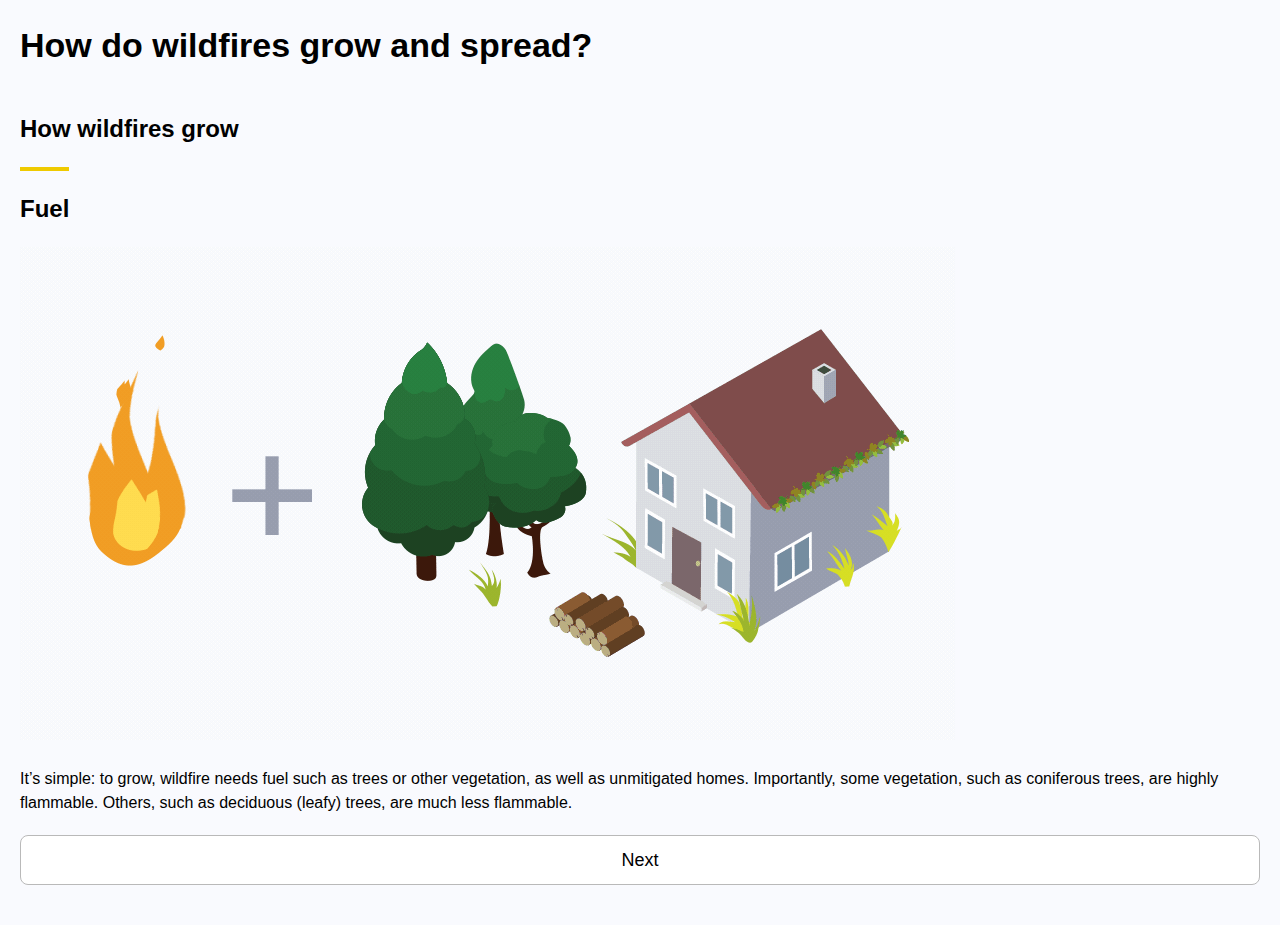
<file: tutorial.html>
<!DOCTYPE html>
<html lang="en">

<head>
  <meta charset="UTF-8">
  <meta name="viewport" content="width=device-width, initial-scale=1.0">
  <link rel="stylesheet" href="./styles/tutorial.css">
  <link rel="stylesheet" href="./styles/index.css">

  <title>Firewall</title>
</head>

<body>
  <div id="content-container">
    <div id="header">
      <h1></h1>
    </div>
    <div id="content-body">
      <div id="sub-header">
        <h2></h2>
      </div>
      <div id="secondary-sub-header">
        <h2></h2>
      </div>
      <div id="images" class="screenshots">
        <img id="image">
      </div>
      <div id="explanation">
      </div>

    </div>
    <div id="button-container">

      <button id="tutorial-button" onclick="handleTutorialButton()">Next</button>
    </div>
  </div>
  <script src="./game/tutorial.js"></script>
</body>

</html>
</file>
<file: styles/tutorial.css>
* {
  margin: 0;
  padding: 0;
}

body {
  background-color: #f9fafe;
  font-size: 16px;
  line-height: 1.5;
  min-height: 100vh;
  position: relative;
}

#content-container {
  display: flex;
  flex-direction: column;
  width: 100%;
  margin: 0 auto;
  padding: 20px;
  box-sizing: border-box;
  min-height: 100vh;
}

#header h1 {
  font-size: 34px;
  margin-bottom: 10px;
}

#sub-header h2 {
  font-size: 24px;
  margin-top: 30px;
}

#secondary-sub-header h2 {
  font-size: 24px;
  border-top: solid 4px #efca00;
  margin-top: 20px;
  padding-top: 20px;
  max-width: fit-content;
}

#explanation {
  margin-top: 20px;
}

#images img {
  max-width: 100%;
  margin-top: 20px;
}

#button-container {
  display: flex;
  flex-grow: 1;
  align-items: flex-end;
}
#tutorial-button {
  margin: 20px auto;
  width: 100%;
  height: 50px;
  border-radius: 8px;
  border: solid 1px #b9b9b9;
  background-color: #fff;
  font-size: 18px;
}
</file>
<file: styles/index.css>
body {
  margin: 0;
  font-family: Arial, sans-serif;
  background-color: #f9fafe;
}

.header {
  display: flex;
  justify-content: space-between;
  align-items: center;
  background-color: #f9fafe;
  border-bottom: solid 1px #b3b3b3;
  padding: 0.5rem 1rem;
  margin-bottom: 1em;
}

.header-content {
  align-items: center;
  display: flex;
  justify-content: space-between;
  width: 100%;
}

.logo {
  color: #303030;
  font-size: 1.5rem;
  z-index: 99;
}

.hamburger-menu {
  background: transparent;
  border: solid 1px rgba(193, 193, 193, 0.685);
  border-radius: 10px;
  cursor: pointer;
  width: 40px;
  height: 40px;
  display: flex;
  flex-direction: column;
  justify-content: center;
  z-index: 99;
  -webkit-tap-highlight-color: transparent;
  -webkit-user-select: none;
  align-items: center;
}

.hamburger-menu::-webkit-tap-highlight-color {
  background-color: transparent;
}

.bar {
  background-color: #292929;
  height: 2px;
  width: 20px;
  margin-bottom: 4px;
}

.bar:last-child {
  margin-bottom: 0;
}

nav {
  padding-top: 3rem;
  display: none;
  position: fixed;
  right: 0;
  top: 0;
  bottom: 0;
  width: 100%;
  background-color: #ffffff;
  overflow-y: auto;
}

nav ul {
  list-style-type: none;
  padding: 0;
  margin: 0;
}

nav li {
  padding: 0.5rem;
  padding-left: 1rem;
  border-bottom: 1px solid #555;
}

nav a {
  text-decoration: none;
  color: #202020;
  display: block;
}

.hamburger-menu.x .bar:nth-child(1) {
  transform: translateY(6px) rotate(45deg);
}

.hamburger-menu.x .bar:nth-child(2) {
  opacity: 0;
}

.hamburger-menu.x .bar:nth-child(3) {
  transform: translateY(-6px) rotate(-45deg);
}

#hero-container {
  display: -ms-flexbox;
  display: flex;
  -ms-flex-direction: column-reverse;
  flex-direction: column-reverse;
  -ms-flex-align: center;
  align-items: center;
  -ms-flex-pack: center;
  justify-content: center;
  height: 50vh;
  padding-bottom: 40px;
}

#hero-media {
  z-index: -1;
  position: absolute;
  display: -ms-flexbox;
  display: flex;
  top: 0;
  right: 0;
  bottom: 0;
  left: 0;
  -ms-flex-align: center;
  align-items: center;
  -webkit-filter: brightness(0.25);
  filter: brightness(0.3);
  -ms-flex-pack: center;
  justify-content: center;
}

video {
  max-width: 100vw;
}

#hero-text {
  display: -ms-flexbox;
  display: flex;
  -ms-flex-direction: column;
  flex-direction: column;
  -ms-flex-align: center;
  align-items: center;
  max-width: 624px;
  margin-top: 20px;
  text-align: left;
  color: #fff;
  padding: 1rem;
  justify-content: space-between;
  height: 100%;
}

h1 {
  font-size: 2rem;
  font-weight: 700;
  margin-bottom: 0.5rem;
}

#content {
  background-color: #f9fafe;
  height: 100vh;
}

p {
  font-size: 15px;
  /* font-weight: 400; */
  line-height: 1.6;
  margin-bottom: 1.5rem;
}

.start-button {
  width: 100%;
  height: 50px;
  background-color: #ffffff;
  border: none;
  border-radius: 50px;
  color: #202020;
  font-size: 1.2rem;
  font-weight: 500;
  padding: 0.5rem 1rem;
  text-decoration: none;
  margin-top: 1rem;
}

.learn-content {
  display: flex;
  flex-direction: column;
  align-items: center;
  height: 100%;
  padding-left: 1rem;
  padding-right: 1rem;
}

form {
  width: 100%;
}
</file>
